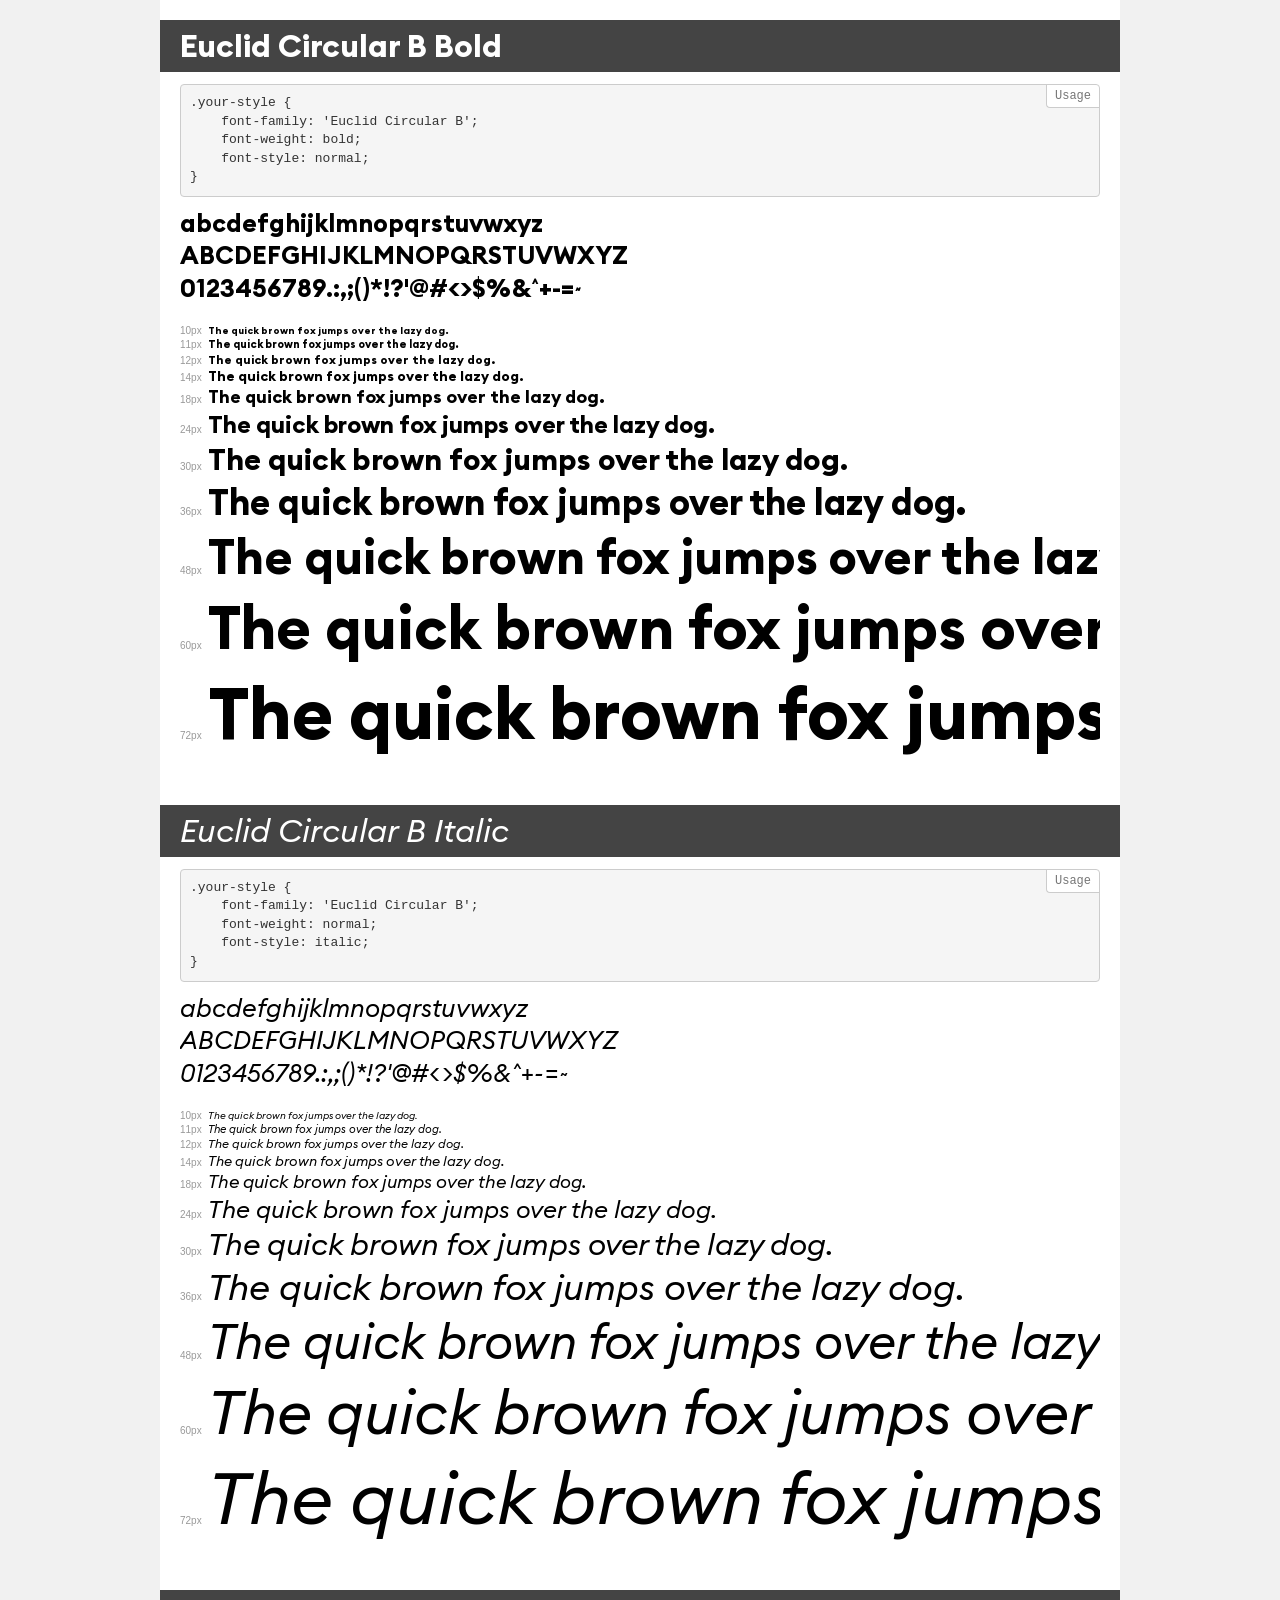
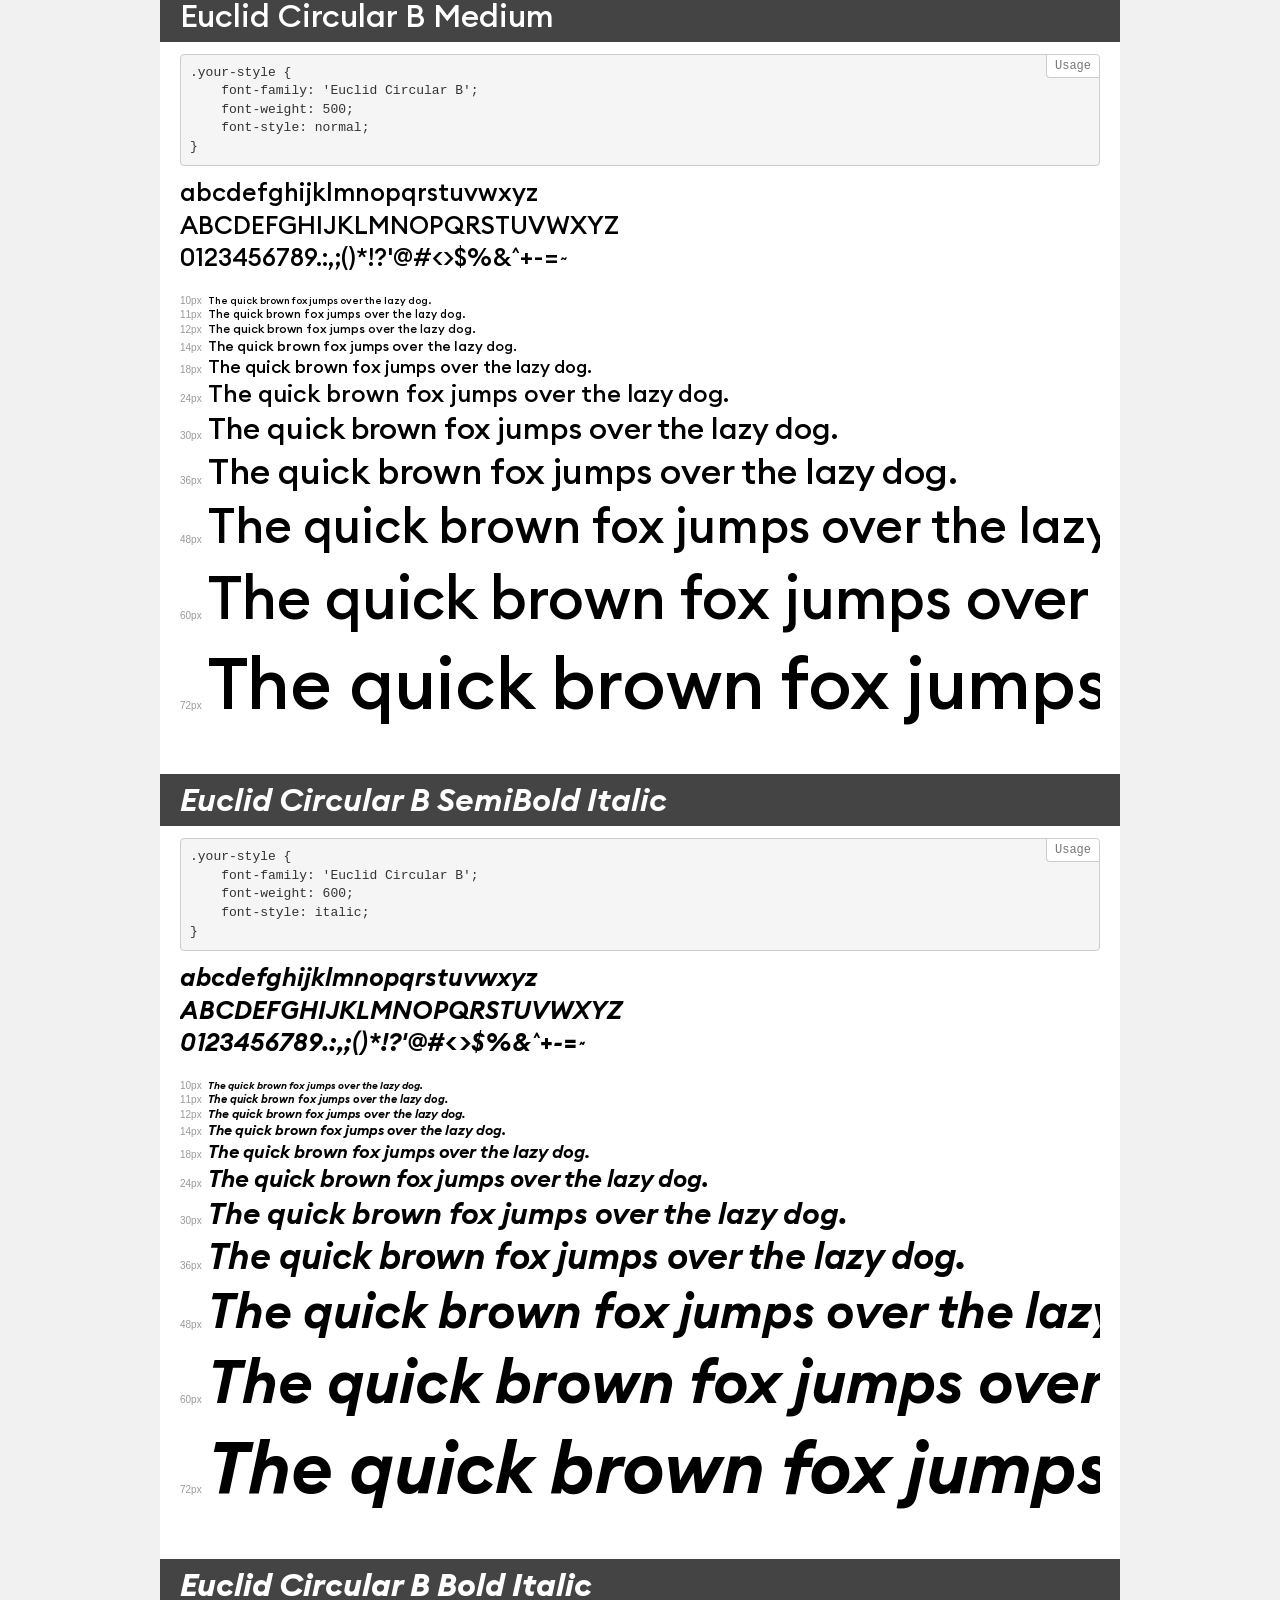
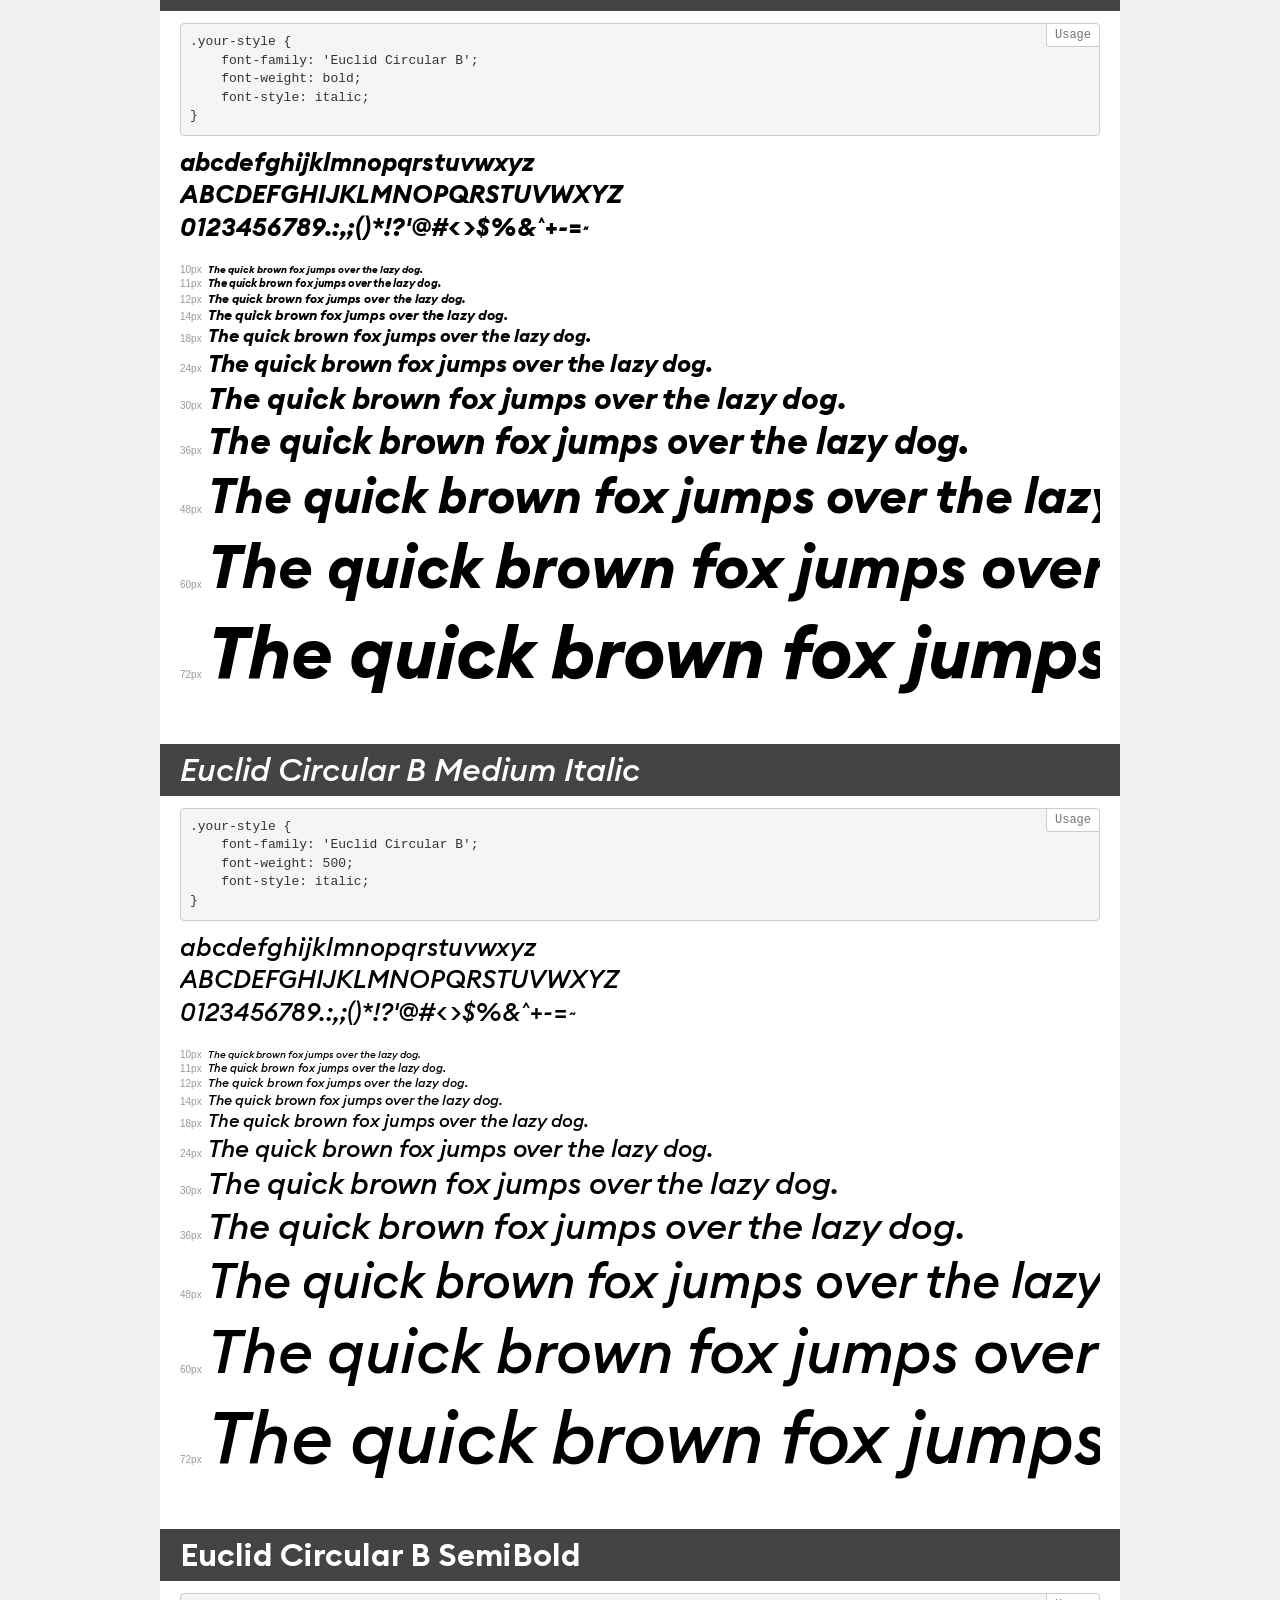
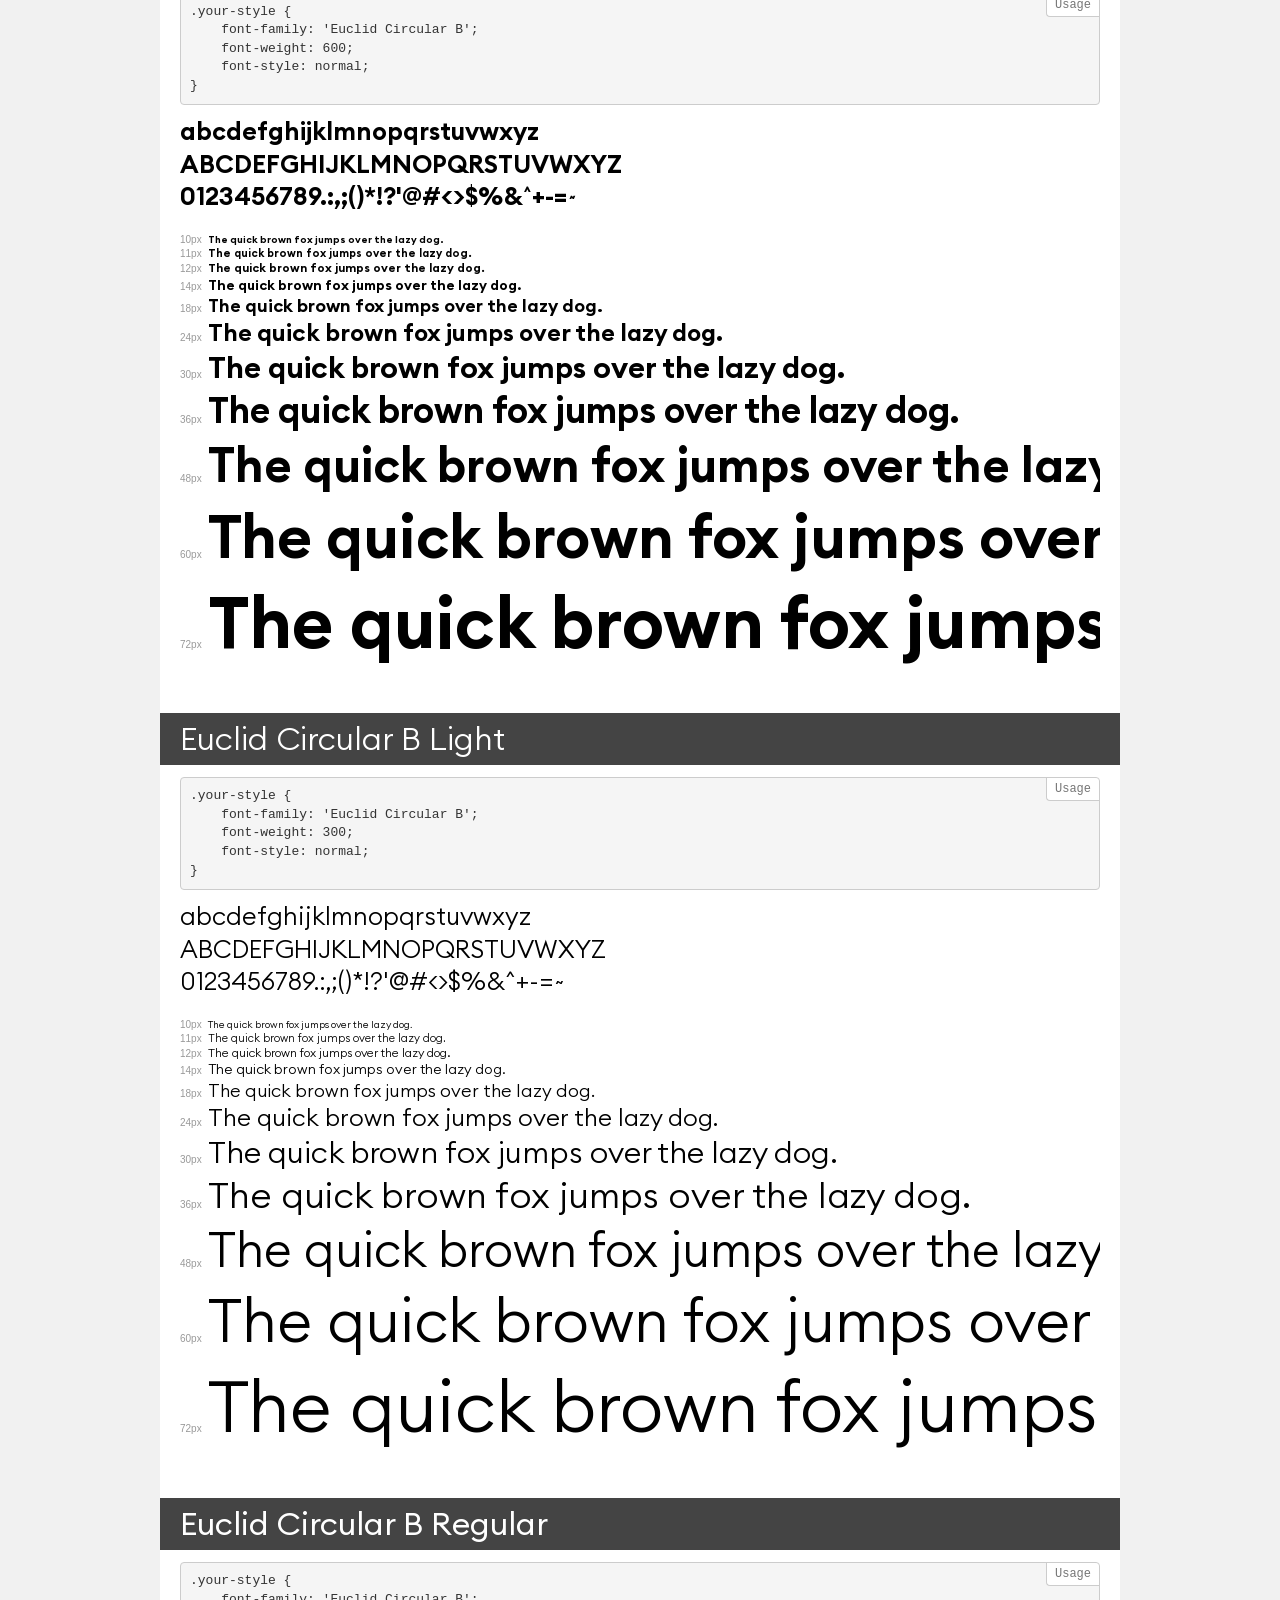
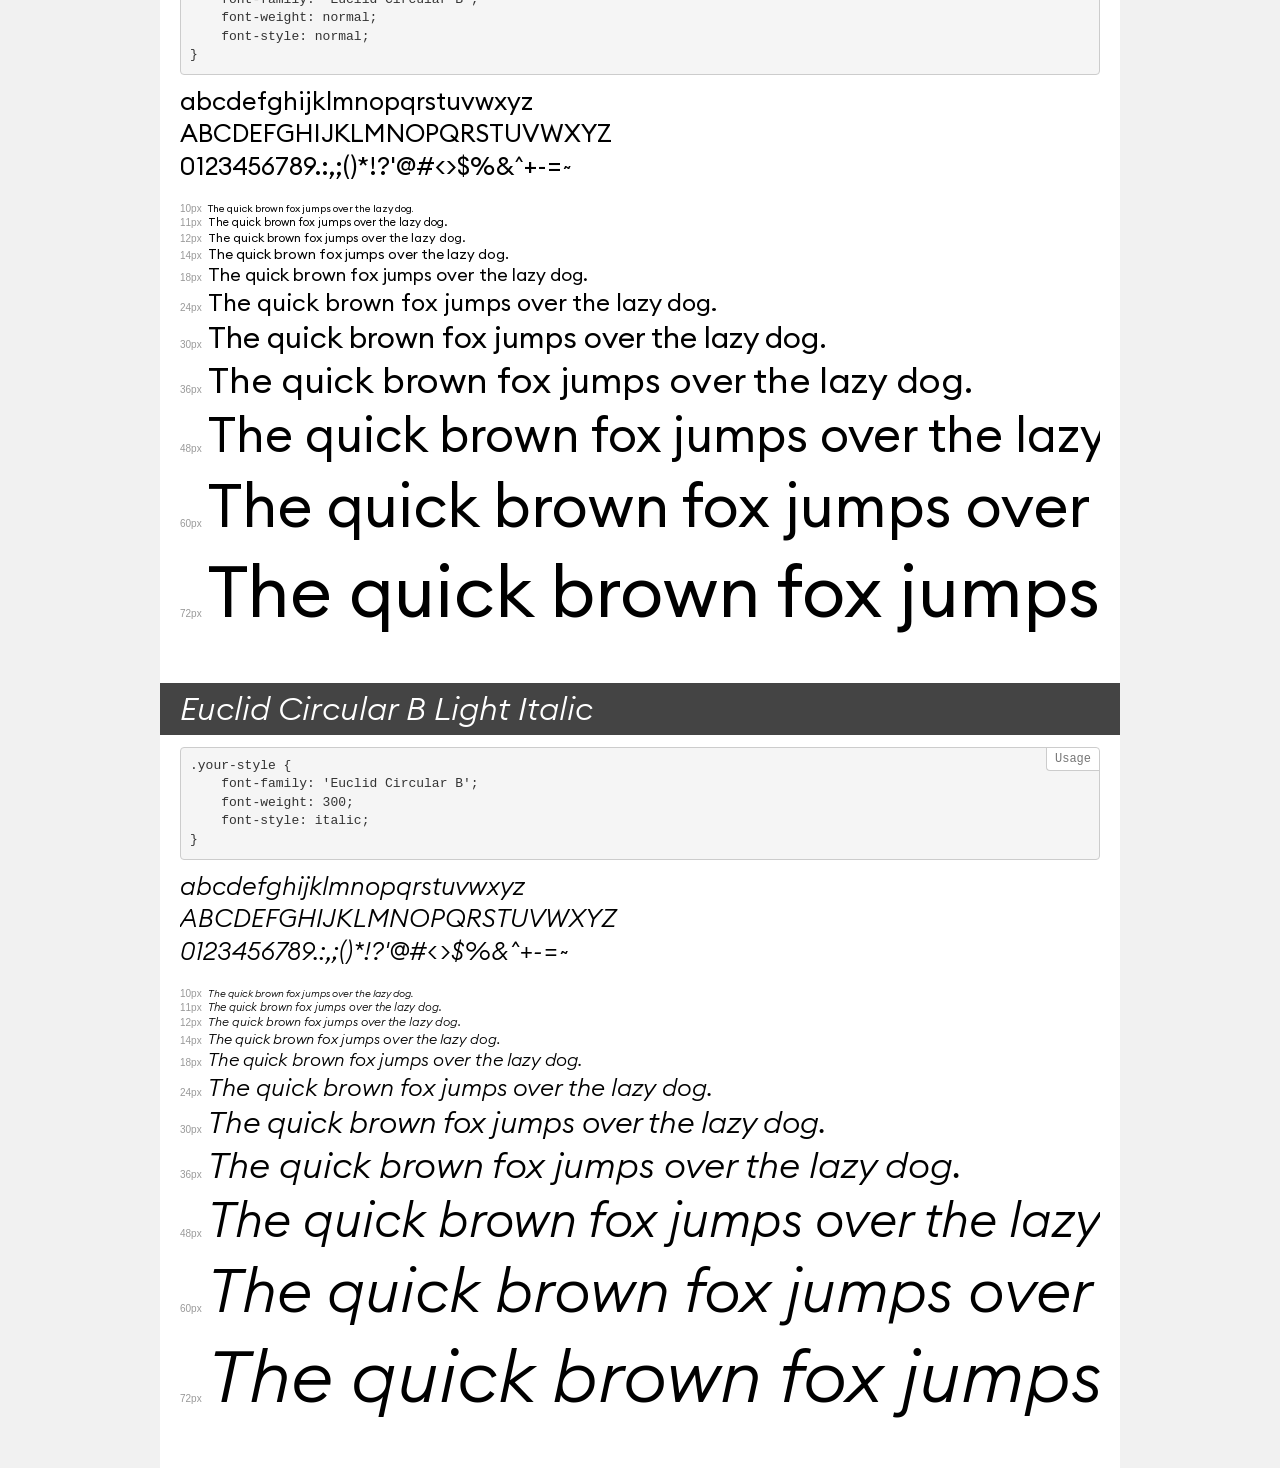
<file: fonts/euclid/demo.html>
<!DOCTYPE html>
<html>
<head>
    <meta charset="utf-8">
    <meta http-equiv="X-UA-Compatible" content="IE=edge">
    <meta name="viewport" content="width=device-width, initial-scale=1">
    <meta name="robots" content="noindex, noarchive">
    <meta name="format-detection" content="telephone=no">
    <title>Transfonter demo</title>
    <link href="stylesheet.css" rel="stylesheet">
    <style>
        /*
        http://meyerweb.com/eric/tools/css/reset/
        v2.0 | 20110126
        License: none (public domain)
        */
        html, body, div, span, applet, object, iframe,
        h1, h2, h3, h4, h5, h6, p, blockquote, pre,
        a, abbr, acronym, address, big, cite, code,
        del, dfn, em, img, ins, kbd, q, s, samp,
        small, strike, strong, sub, sup, tt, var,
        b, u, i, center,
        dl, dt, dd, ol, ul, li,
        fieldset, form, label, legend,
        table, caption, tbody, tfoot, thead, tr, th, td,
        article, aside, canvas, details, embed,
        figure, figcaption, footer, header, hgroup,
        menu, nav, output, ruby, section, summary,
        time, mark, audio, video {
            margin: 0;
            padding: 0;
            border: 0;
            font-size: 100%;
            font: inherit;
            vertical-align: baseline;
        }
        /* HTML5 display-role reset for older browsers */
        article, aside, details, figcaption, figure,
        footer, header, hgroup, menu, nav, section {
            display: block;
        }
        body {
            line-height: 1;
        }
        ol, ul {
            list-style: none;
        }
        blockquote, q {
            quotes: none;
        }
        blockquote:before, blockquote:after,
        q:before, q:after {
            content: '';
            content: none;
        }
        table {
            border-collapse: collapse;
            border-spacing: 0;
        }
        /* common styles */
        body {
            background: #f1f1f1;
            color: #000;
        }
        .page {
            background: #fff;
            width: 920px;
            margin: 0 auto;
            padding: 20px 20px 0 20px;
            overflow: hidden;
        }
        .font-container {
            overflow-x: auto;
            overflow-y: hidden;
            margin-bottom: 40px;
            line-height: 1.3;
            white-space: nowrap;
            padding-bottom: 5px;
        }
        h1 {
            position: relative;
            background: #444;
            font-size: 32px;
            color: #fff;
            padding: 10px 20px;
            margin: 0 -20px 12px -20px;
        }
        .letters {
            font-size: 25px;
            margin-bottom: 20px;
        }
        .s10:before {
            content: '10px';
        }
        .s11:before {
            content: '11px';
        }
        .s12:before {
            content: '12px';
        }
        .s14:before {
            content: '14px';
        }
        .s18:before {
            content: '18px';
        }
        .s24:before {
            content: '24px';
        }
        .s30:before {
            content: '30px';
        }
        .s36:before {
            content: '36px';
        }
        .s48:before {
            content: '48px';
        }
        .s60:before {
            content: '60px';
        }
        .s72:before {
            content: '72px';
        }
        .s10:before, .s11:before, .s12:before, .s14:before,
        .s18:before, .s24:before, .s30:before, .s36:before,
        .s48:before, .s60:before, .s72:before {
            font-family: Arial, sans-serif;
            font-size: 10px;
            font-weight: normal;
            font-style: normal;
            color: #999;
            padding-right: 6px;
        }
        pre {
            display: block;
            position: relative;
            padding: 9px;
            margin: 0 0 10px;
            font-family: Monaco, Menlo, Consolas, "Courier New", monospace !important;
            font-size: 13px;
            line-height: 1.428571429;
            color: #333;
            font-weight: normal !important;
            font-style: normal !important;
            background-color: #f5f5f5;
            border: 1px solid #ccc;
            overflow-x: auto;
            border-radius: 4px;
        }
        pre:after {
            display: block;
            position: absolute;
            right: 0;
            top: 0;
            content: 'Usage';
            line-height: 1;
            padding: 5px 8px;
            font-size: 12px;
            color: #767676;
            background-color: #fff;
            border: 1px solid #ccc;
            border-right: none;
            border-top: none;
            border-radius: 0 4px 0 4px;
            z-index: 10;
        }
        /* responsive */
        @media (max-width: 959px) {
            .page {
                width: auto;
                margin: 0;
            }
        }
    </style>
</head>
<body>
<div class="page">
    <div class="demo" style="font-family: 'Euclid Circular B'; font-weight: bold; font-style: normal;">
        <h1>Euclid Circular B Bold</h1>
        <pre>.your-style {
    font-family: 'Euclid Circular B';
    font-weight: bold;
    font-style: normal;
}</pre>
        <div class="font-container">
            <p class="letters">
                abcdefghijklmnopqrstuvwxyz<br>
ABCDEFGHIJKLMNOPQRSTUVWXYZ<br>
                0123456789.:,;()*!?'@#<>$%&^+-=~
            </p>
            <p class="s10" style="font-size: 10px;">The quick brown fox jumps over the lazy dog.</p>
            <p class="s11" style="font-size: 11px;">The quick brown fox jumps over the lazy dog.</p>
            <p class="s12" style="font-size: 12px;">The quick brown fox jumps over the lazy dog.</p>
            <p class="s14" style="font-size: 14px;">The quick brown fox jumps over the lazy dog.</p>
            <p class="s18" style="font-size: 18px;">The quick brown fox jumps over the lazy dog.</p>
            <p class="s24" style="font-size: 24px;">The quick brown fox jumps over the lazy dog.</p>
            <p class="s30" style="font-size: 30px;">The quick brown fox jumps over the lazy dog.</p>
            <p class="s36" style="font-size: 36px;">The quick brown fox jumps over the lazy dog.</p>
            <p class="s48" style="font-size: 48px;">The quick brown fox jumps over the lazy dog.</p>
            <p class="s60" style="font-size: 60px;">The quick brown fox jumps over the lazy dog.</p>
            <p class="s72" style="font-size: 72px;">The quick brown fox jumps over the lazy dog.</p>
        </div>
    </div>
    <div class="demo" style="font-family: 'Euclid Circular B'; font-weight: normal; font-style: italic;">
        <h1>Euclid Circular B Italic</h1>
        <pre>.your-style {
    font-family: 'Euclid Circular B';
    font-weight: normal;
    font-style: italic;
}</pre>
        <div class="font-container">
            <p class="letters">
                abcdefghijklmnopqrstuvwxyz<br>
ABCDEFGHIJKLMNOPQRSTUVWXYZ<br>
                0123456789.:,;()*!?'@#<>$%&^+-=~
            </p>
            <p class="s10" style="font-size: 10px;">The quick brown fox jumps over the lazy dog.</p>
            <p class="s11" style="font-size: 11px;">The quick brown fox jumps over the lazy dog.</p>
            <p class="s12" style="font-size: 12px;">The quick brown fox jumps over the lazy dog.</p>
            <p class="s14" style="font-size: 14px;">The quick brown fox jumps over the lazy dog.</p>
            <p class="s18" style="font-size: 18px;">The quick brown fox jumps over the lazy dog.</p>
            <p class="s24" style="font-size: 24px;">The quick brown fox jumps over the lazy dog.</p>
            <p class="s30" style="font-size: 30px;">The quick brown fox jumps over the lazy dog.</p>
            <p class="s36" style="font-size: 36px;">The quick brown fox jumps over the lazy dog.</p>
            <p class="s48" style="font-size: 48px;">The quick brown fox jumps over the lazy dog.</p>
            <p class="s60" style="font-size: 60px;">The quick brown fox jumps over the lazy dog.</p>
            <p class="s72" style="font-size: 72px;">The quick brown fox jumps over the lazy dog.</p>
        </div>
    </div>
    <div class="demo" style="font-family: 'Euclid Circular B'; font-weight: 500; font-style: normal;">
        <h1>Euclid Circular B Medium</h1>
        <pre>.your-style {
    font-family: 'Euclid Circular B';
    font-weight: 500;
    font-style: normal;
}</pre>
        <div class="font-container">
            <p class="letters">
                abcdefghijklmnopqrstuvwxyz<br>
ABCDEFGHIJKLMNOPQRSTUVWXYZ<br>
                0123456789.:,;()*!?'@#<>$%&^+-=~
            </p>
            <p class="s10" style="font-size: 10px;">The quick brown fox jumps over the lazy dog.</p>
            <p class="s11" style="font-size: 11px;">The quick brown fox jumps over the lazy dog.</p>
            <p class="s12" style="font-size: 12px;">The quick brown fox jumps over the lazy dog.</p>
            <p class="s14" style="font-size: 14px;">The quick brown fox jumps over the lazy dog.</p>
            <p class="s18" style="font-size: 18px;">The quick brown fox jumps over the lazy dog.</p>
            <p class="s24" style="font-size: 24px;">The quick brown fox jumps over the lazy dog.</p>
            <p class="s30" style="font-size: 30px;">The quick brown fox jumps over the lazy dog.</p>
            <p class="s36" style="font-size: 36px;">The quick brown fox jumps over the lazy dog.</p>
            <p class="s48" style="font-size: 48px;">The quick brown fox jumps over the lazy dog.</p>
            <p class="s60" style="font-size: 60px;">The quick brown fox jumps over the lazy dog.</p>
            <p class="s72" style="font-size: 72px;">The quick brown fox jumps over the lazy dog.</p>
        </div>
    </div>
    <div class="demo" style="font-family: 'Euclid Circular B'; font-weight: 600; font-style: italic;">
        <h1>Euclid Circular B SemiBold Italic</h1>
        <pre>.your-style {
    font-family: 'Euclid Circular B';
    font-weight: 600;
    font-style: italic;
}</pre>
        <div class="font-container">
            <p class="letters">
                abcdefghijklmnopqrstuvwxyz<br>
ABCDEFGHIJKLMNOPQRSTUVWXYZ<br>
                0123456789.:,;()*!?'@#<>$%&^+-=~
            </p>
            <p class="s10" style="font-size: 10px;">The quick brown fox jumps over the lazy dog.</p>
            <p class="s11" style="font-size: 11px;">The quick brown fox jumps over the lazy dog.</p>
            <p class="s12" style="font-size: 12px;">The quick brown fox jumps over the lazy dog.</p>
            <p class="s14" style="font-size: 14px;">The quick brown fox jumps over the lazy dog.</p>
            <p class="s18" style="font-size: 18px;">The quick brown fox jumps over the lazy dog.</p>
            <p class="s24" style="font-size: 24px;">The quick brown fox jumps over the lazy dog.</p>
            <p class="s30" style="font-size: 30px;">The quick brown fox jumps over the lazy dog.</p>
            <p class="s36" style="font-size: 36px;">The quick brown fox jumps over the lazy dog.</p>
            <p class="s48" style="font-size: 48px;">The quick brown fox jumps over the lazy dog.</p>
            <p class="s60" style="font-size: 60px;">The quick brown fox jumps over the lazy dog.</p>
            <p class="s72" style="font-size: 72px;">The quick brown fox jumps over the lazy dog.</p>
        </div>
    </div>
    <div class="demo" style="font-family: 'Euclid Circular B'; font-weight: bold; font-style: italic;">
        <h1>Euclid Circular B Bold Italic</h1>
        <pre>.your-style {
    font-family: 'Euclid Circular B';
    font-weight: bold;
    font-style: italic;
}</pre>
        <div class="font-container">
            <p class="letters">
                abcdefghijklmnopqrstuvwxyz<br>
ABCDEFGHIJKLMNOPQRSTUVWXYZ<br>
                0123456789.:,;()*!?'@#<>$%&^+-=~
            </p>
            <p class="s10" style="font-size: 10px;">The quick brown fox jumps over the lazy dog.</p>
            <p class="s11" style="font-size: 11px;">The quick brown fox jumps over the lazy dog.</p>
            <p class="s12" style="font-size: 12px;">The quick brown fox jumps over the lazy dog.</p>
            <p class="s14" style="font-size: 14px;">The quick brown fox jumps over the lazy dog.</p>
            <p class="s18" style="font-size: 18px;">The quick brown fox jumps over the lazy dog.</p>
            <p class="s24" style="font-size: 24px;">The quick brown fox jumps over the lazy dog.</p>
            <p class="s30" style="font-size: 30px;">The quick brown fox jumps over the lazy dog.</p>
            <p class="s36" style="font-size: 36px;">The quick brown fox jumps over the lazy dog.</p>
            <p class="s48" style="font-size: 48px;">The quick brown fox jumps over the lazy dog.</p>
            <p class="s60" style="font-size: 60px;">The quick brown fox jumps over the lazy dog.</p>
            <p class="s72" style="font-size: 72px;">The quick brown fox jumps over the lazy dog.</p>
        </div>
    </div>
    <div class="demo" style="font-family: 'Euclid Circular B'; font-weight: 500; font-style: italic;">
        <h1>Euclid Circular B Medium Italic</h1>
        <pre>.your-style {
    font-family: 'Euclid Circular B';
    font-weight: 500;
    font-style: italic;
}</pre>
        <div class="font-container">
            <p class="letters">
                abcdefghijklmnopqrstuvwxyz<br>
ABCDEFGHIJKLMNOPQRSTUVWXYZ<br>
                0123456789.:,;()*!?'@#<>$%&^+-=~
            </p>
            <p class="s10" style="font-size: 10px;">The quick brown fox jumps over the lazy dog.</p>
            <p class="s11" style="font-size: 11px;">The quick brown fox jumps over the lazy dog.</p>
            <p class="s12" style="font-size: 12px;">The quick brown fox jumps over the lazy dog.</p>
            <p class="s14" style="font-size: 14px;">The quick brown fox jumps over the lazy dog.</p>
            <p class="s18" style="font-size: 18px;">The quick brown fox jumps over the lazy dog.</p>
            <p class="s24" style="font-size: 24px;">The quick brown fox jumps over the lazy dog.</p>
            <p class="s30" style="font-size: 30px;">The quick brown fox jumps over the lazy dog.</p>
            <p class="s36" style="font-size: 36px;">The quick brown fox jumps over the lazy dog.</p>
            <p class="s48" style="font-size: 48px;">The quick brown fox jumps over the lazy dog.</p>
            <p class="s60" style="font-size: 60px;">The quick brown fox jumps over the lazy dog.</p>
            <p class="s72" style="font-size: 72px;">The quick brown fox jumps over the lazy dog.</p>
        </div>
    </div>
    <div class="demo" style="font-family: 'Euclid Circular B'; font-weight: 600; font-style: normal;">
        <h1>Euclid Circular B SemiBold</h1>
        <pre>.your-style {
    font-family: 'Euclid Circular B';
    font-weight: 600;
    font-style: normal;
}</pre>
        <div class="font-container">
            <p class="letters">
                abcdefghijklmnopqrstuvwxyz<br>
ABCDEFGHIJKLMNOPQRSTUVWXYZ<br>
                0123456789.:,;()*!?'@#<>$%&^+-=~
            </p>
            <p class="s10" style="font-size: 10px;">The quick brown fox jumps over the lazy dog.</p>
            <p class="s11" style="font-size: 11px;">The quick brown fox jumps over the lazy dog.</p>
            <p class="s12" style="font-size: 12px;">The quick brown fox jumps over the lazy dog.</p>
            <p class="s14" style="font-size: 14px;">The quick brown fox jumps over the lazy dog.</p>
            <p class="s18" style="font-size: 18px;">The quick brown fox jumps over the lazy dog.</p>
            <p class="s24" style="font-size: 24px;">The quick brown fox jumps over the lazy dog.</p>
            <p class="s30" style="font-size: 30px;">The quick brown fox jumps over the lazy dog.</p>
            <p class="s36" style="font-size: 36px;">The quick brown fox jumps over the lazy dog.</p>
            <p class="s48" style="font-size: 48px;">The quick brown fox jumps over the lazy dog.</p>
            <p class="s60" style="font-size: 60px;">The quick brown fox jumps over the lazy dog.</p>
            <p class="s72" style="font-size: 72px;">The quick brown fox jumps over the lazy dog.</p>
        </div>
    </div>
    <div class="demo" style="font-family: 'Euclid Circular B'; font-weight: 300; font-style: normal;">
        <h1>Euclid Circular B Light</h1>
        <pre>.your-style {
    font-family: 'Euclid Circular B';
    font-weight: 300;
    font-style: normal;
}</pre>
        <div class="font-container">
            <p class="letters">
                abcdefghijklmnopqrstuvwxyz<br>
ABCDEFGHIJKLMNOPQRSTUVWXYZ<br>
                0123456789.:,;()*!?'@#<>$%&^+-=~
            </p>
            <p class="s10" style="font-size: 10px;">The quick brown fox jumps over the lazy dog.</p>
            <p class="s11" style="font-size: 11px;">The quick brown fox jumps over the lazy dog.</p>
            <p class="s12" style="font-size: 12px;">The quick brown fox jumps over the lazy dog.</p>
            <p class="s14" style="font-size: 14px;">The quick brown fox jumps over the lazy dog.</p>
            <p class="s18" style="font-size: 18px;">The quick brown fox jumps over the lazy dog.</p>
            <p class="s24" style="font-size: 24px;">The quick brown fox jumps over the lazy dog.</p>
            <p class="s30" style="font-size: 30px;">The quick brown fox jumps over the lazy dog.</p>
            <p class="s36" style="font-size: 36px;">The quick brown fox jumps over the lazy dog.</p>
            <p class="s48" style="font-size: 48px;">The quick brown fox jumps over the lazy dog.</p>
            <p class="s60" style="font-size: 60px;">The quick brown fox jumps over the lazy dog.</p>
            <p class="s72" style="font-size: 72px;">The quick brown fox jumps over the lazy dog.</p>
        </div>
    </div>
    <div class="demo" style="font-family: 'Euclid Circular B'; font-weight: normal; font-style: normal;">
        <h1>Euclid Circular B Regular</h1>
        <pre>.your-style {
    font-family: 'Euclid Circular B';
    font-weight: normal;
    font-style: normal;
}</pre>
        <div class="font-container">
            <p class="letters">
                abcdefghijklmnopqrstuvwxyz<br>
ABCDEFGHIJKLMNOPQRSTUVWXYZ<br>
                0123456789.:,;()*!?'@#<>$%&^+-=~
            </p>
            <p class="s10" style="font-size: 10px;">The quick brown fox jumps over the lazy dog.</p>
            <p class="s11" style="font-size: 11px;">The quick brown fox jumps over the lazy dog.</p>
            <p class="s12" style="font-size: 12px;">The quick brown fox jumps over the lazy dog.</p>
            <p class="s14" style="font-size: 14px;">The quick brown fox jumps over the lazy dog.</p>
            <p class="s18" style="font-size: 18px;">The quick brown fox jumps over the lazy dog.</p>
            <p class="s24" style="font-size: 24px;">The quick brown fox jumps over the lazy dog.</p>
            <p class="s30" style="font-size: 30px;">The quick brown fox jumps over the lazy dog.</p>
            <p class="s36" style="font-size: 36px;">The quick brown fox jumps over the lazy dog.</p>
            <p class="s48" style="font-size: 48px;">The quick brown fox jumps over the lazy dog.</p>
            <p class="s60" style="font-size: 60px;">The quick brown fox jumps over the lazy dog.</p>
            <p class="s72" style="font-size: 72px;">The quick brown fox jumps over the lazy dog.</p>
        </div>
    </div>
    <div class="demo" style="font-family: 'Euclid Circular B'; font-weight: 300; font-style: italic;">
        <h1>Euclid Circular B Light Italic</h1>
        <pre>.your-style {
    font-family: 'Euclid Circular B';
    font-weight: 300;
    font-style: italic;
}</pre>
        <div class="font-container">
            <p class="letters">
                abcdefghijklmnopqrstuvwxyz<br>
ABCDEFGHIJKLMNOPQRSTUVWXYZ<br>
                0123456789.:,;()*!?'@#<>$%&^+-=~
            </p>
            <p class="s10" style="font-size: 10px;">The quick brown fox jumps over the lazy dog.</p>
            <p class="s11" style="font-size: 11px;">The quick brown fox jumps over the lazy dog.</p>
            <p class="s12" style="font-size: 12px;">The quick brown fox jumps over the lazy dog.</p>
            <p class="s14" style="font-size: 14px;">The quick brown fox jumps over the lazy dog.</p>
            <p class="s18" style="font-size: 18px;">The quick brown fox jumps over the lazy dog.</p>
            <p class="s24" style="font-size: 24px;">The quick brown fox jumps over the lazy dog.</p>
            <p class="s30" style="font-size: 30px;">The quick brown fox jumps over the lazy dog.</p>
            <p class="s36" style="font-size: 36px;">The quick brown fox jumps over the lazy dog.</p>
            <p class="s48" style="font-size: 48px;">The quick brown fox jumps over the lazy dog.</p>
            <p class="s60" style="font-size: 60px;">The quick brown fox jumps over the lazy dog.</p>
            <p class="s72" style="font-size: 72px;">The quick brown fox jumps over the lazy dog.</p>
        </div>
    </div>
</div>
</body>
</html>
</file>
<file: fonts/euclid/stylesheet.css>
@font-face {
    font-family: 'Euclid Circular B';
    src: url('EuclidCircularB-Bold.eot');
    src: local('Euclid Circular B Bold'), local('EuclidCircularB-Bold'),
        url('EuclidCircularB-Bold.eot?#iefix') format('embedded-opentype'),
        url('EuclidCircularB-Bold.woff2') format('woff2'),
        url('EuclidCircularB-Bold.woff') format('woff'),
        url('EuclidCircularB-Bold.ttf') format('truetype');
    font-weight: bold;
    font-style: normal;
}

@font-face {
    font-family: 'Euclid Circular B';
    src: url('EuclidCircularB-Italic.eot');
    src: local('Euclid Circular B Italic'), local('EuclidCircularB-Italic'),
        url('EuclidCircularB-Italic.eot?#iefix') format('embedded-opentype'),
        url('EuclidCircularB-Italic.woff2') format('woff2'),
        url('EuclidCircularB-Italic.woff') format('woff'),
        url('EuclidCircularB-Italic.ttf') format('truetype');
    font-weight: normal;
    font-style: italic;
}

@font-face {
    font-family: 'Euclid Circular B';
    src: url('EuclidCircularB-Medium.eot');
    src: local('Euclid Circular B Medium'), local('EuclidCircularB-Medium'),
        url('EuclidCircularB-Medium.eot?#iefix') format('embedded-opentype'),
        url('EuclidCircularB-Medium.woff2') format('woff2'),
        url('EuclidCircularB-Medium.woff') format('woff'),
        url('EuclidCircularB-Medium.ttf') format('truetype');
    font-weight: 500;
    font-style: normal;
}

@font-face {
    font-family: 'Euclid Circular B';
    src: url('EuclidCircularB-SemiBoldItalic.eot');
    src: local('Euclid Circular B SemiBold Italic'), local('EuclidCircularB-SemiBoldItalic'),
        url('EuclidCircularB-SemiBoldItalic.eot?#iefix') format('embedded-opentype'),
        url('EuclidCircularB-SemiBoldItalic.woff2') format('woff2'),
        url('EuclidCircularB-SemiBoldItalic.woff') format('woff'),
        url('EuclidCircularB-SemiBoldItalic.ttf') format('truetype');
    font-weight: 600;
    font-style: italic;
}

@font-face {
    font-family: 'Euclid Circular B';
    src: url('EuclidCircularB-BoldItalic.eot');
    src: local('Euclid Circular B Bold Italic'), local('EuclidCircularB-BoldItalic'),
        url('EuclidCircularB-BoldItalic.eot?#iefix') format('embedded-opentype'),
        url('EuclidCircularB-BoldItalic.woff2') format('woff2'),
        url('EuclidCircularB-BoldItalic.woff') format('woff'),
        url('EuclidCircularB-BoldItalic.ttf') format('truetype');
    font-weight: bold;
    font-style: italic;
}

@font-face {
    font-family: 'Euclid Circular B';
    src: url('EuclidCircularB-MediumItalic.eot');
    src: local('Euclid Circular B Medium Italic'), local('EuclidCircularB-MediumItalic'),
        url('EuclidCircularB-MediumItalic.eot?#iefix') format('embedded-opentype'),
        url('EuclidCircularB-MediumItalic.woff2') format('woff2'),
        url('EuclidCircularB-MediumItalic.woff') format('woff'),
        url('EuclidCircularB-MediumItalic.ttf') format('truetype');
    font-weight: 500;
    font-style: italic;
}

@font-face {
    font-family: 'Euclid Circular B';
    src: url('EuclidCircularB-SemiBold.eot');
    src: local('Euclid Circular B SemiBold'), local('EuclidCircularB-SemiBold'),
        url('EuclidCircularB-SemiBold.eot?#iefix') format('embedded-opentype'),
        url('EuclidCircularB-SemiBold.woff2') format('woff2'),
        url('EuclidCircularB-SemiBold.woff') format('woff'),
        url('EuclidCircularB-SemiBold.ttf') format('truetype');
    font-weight: 600;
    font-style: normal;
}

@font-face {
    font-family: 'Euclid Circular B';
    src: url('EuclidCircularB-Light.eot');
    src: local('Euclid Circular B Light'), local('EuclidCircularB-Light'),
        url('EuclidCircularB-Light.eot?#iefix') format('embedded-opentype'),
        url('EuclidCircularB-Light.woff2') format('woff2'),
        url('EuclidCircularB-Light.woff') format('woff'),
        url('EuclidCircularB-Light.ttf') format('truetype');
    font-weight: 300;
    font-style: normal;
}

@font-face {
    font-family: 'Euclid Circular B';
    src: url('EuclidCircularB-Regular.eot');
    src: local('Euclid Circular B Regular'), local('EuclidCircularB-Regular'),
        url('EuclidCircularB-Regular.eot?#iefix') format('embedded-opentype'),
        url('EuclidCircularB-Regular.woff2') format('woff2'),
        url('EuclidCircularB-Regular.woff') format('woff'),
        url('EuclidCircularB-Regular.ttf') format('truetype');
    font-weight: normal;
    font-style: normal;
}

@font-face {
    font-family: 'Euclid Circular B';
    src: url('EuclidCircularB-LightItalic.eot');
    src: local('Euclid Circular B Light Italic'), local('EuclidCircularB-LightItalic'),
        url('EuclidCircularB-LightItalic.eot?#iefix') format('embedded-opentype'),
        url('EuclidCircularB-LightItalic.woff2') format('woff2'),
        url('EuclidCircularB-LightItalic.woff') format('woff'),
        url('EuclidCircularB-LightItalic.ttf') format('truetype');
    font-weight: 300;
    font-style: italic;
}
</file>
